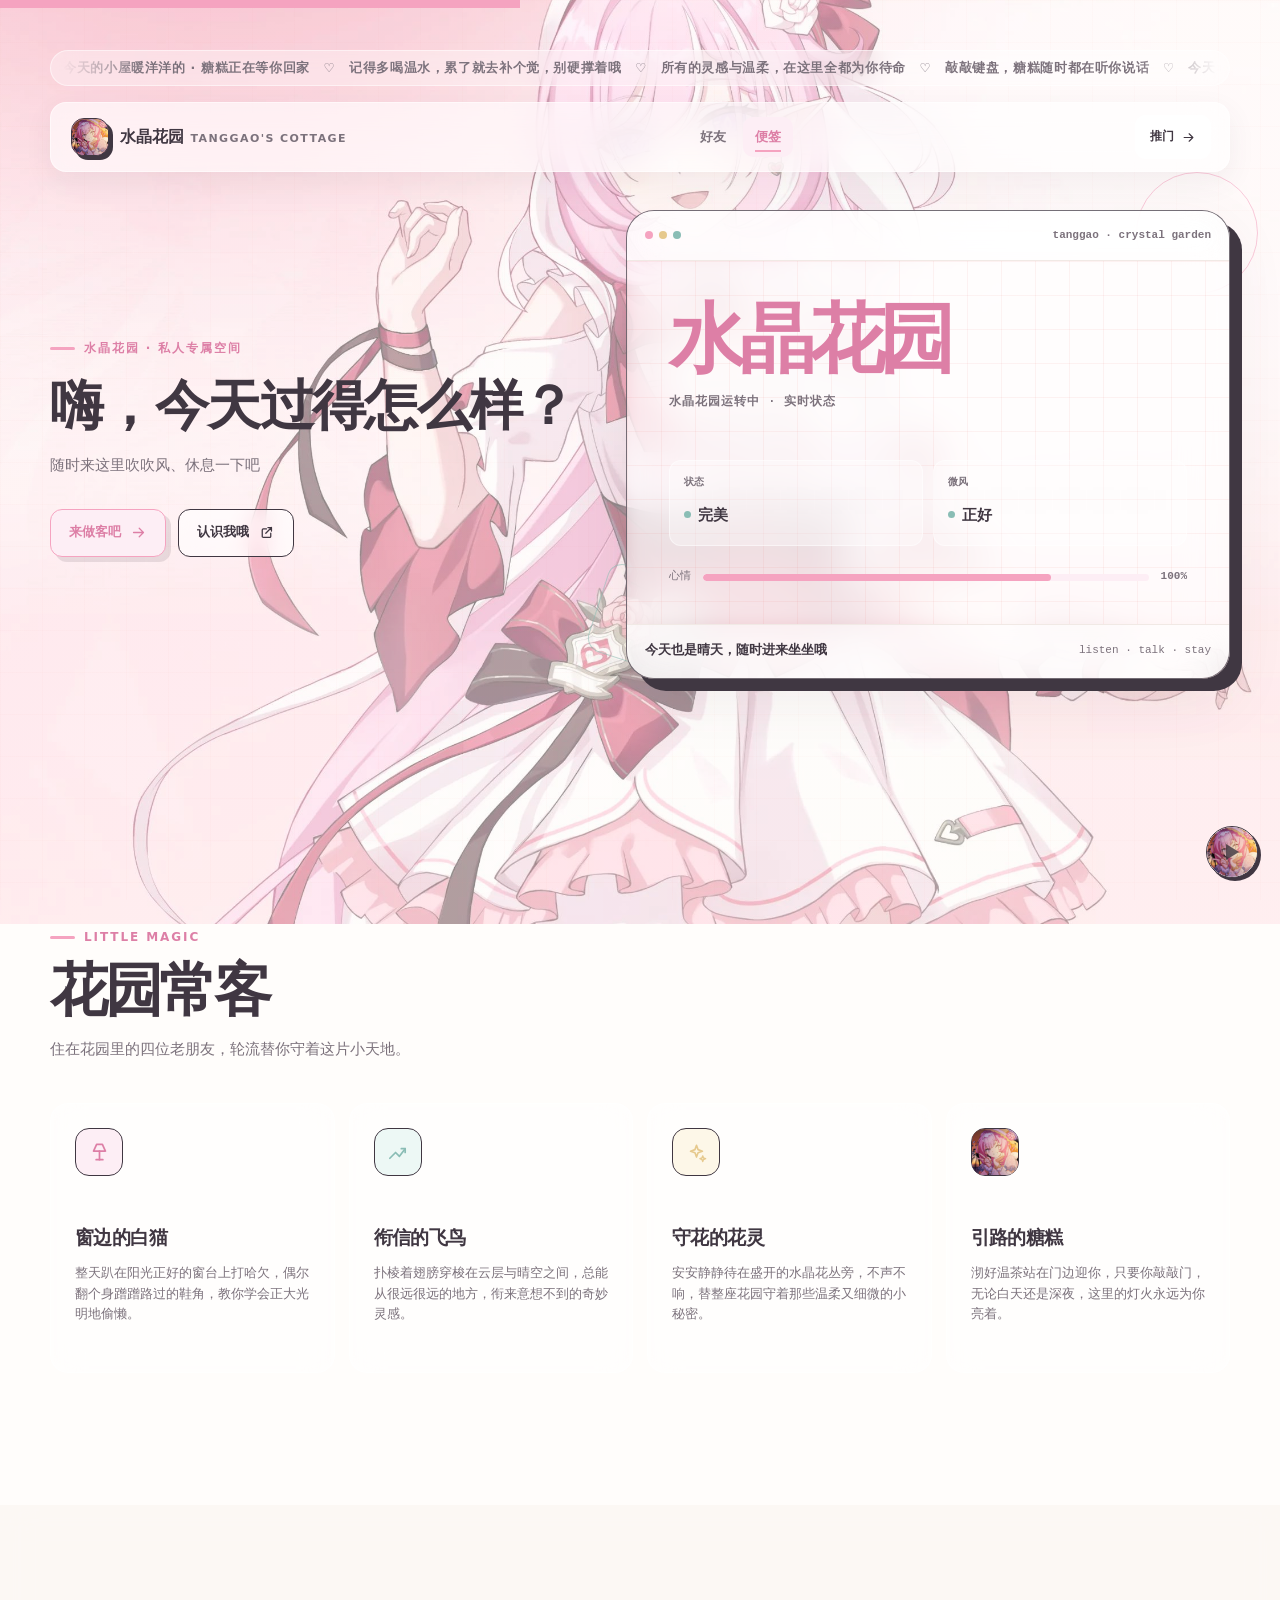
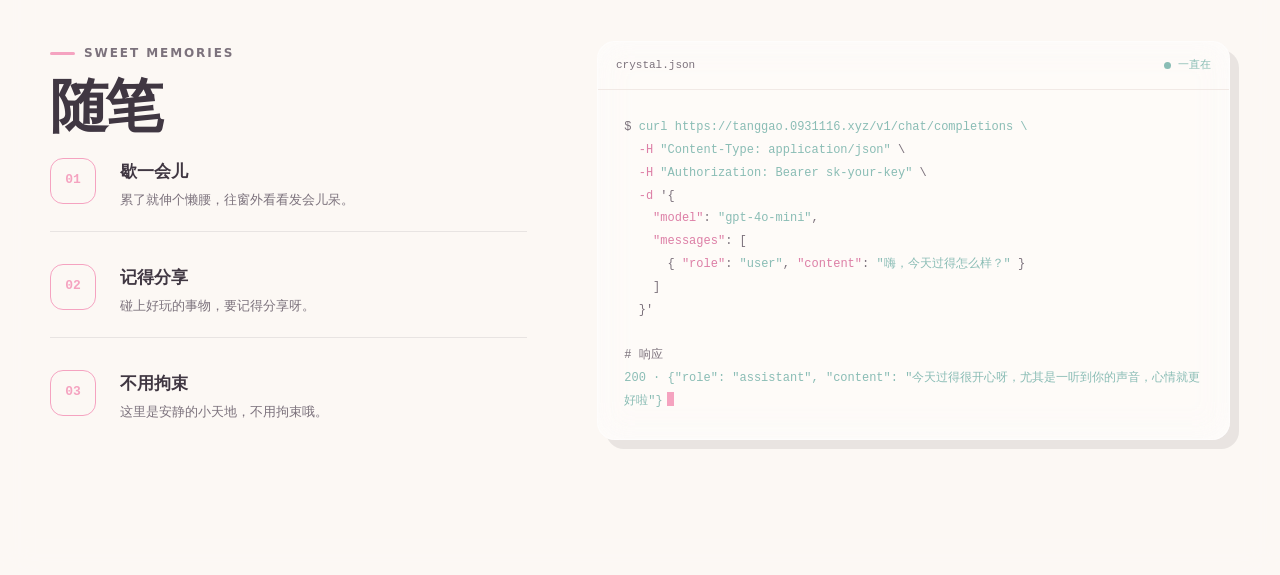
<file: index.html>
<!DOCTYPE html>
<html lang="zh-CN" data-theme="light">
<head>
    <meta charset="UTF-8">
    <meta name="viewport" content="width=device-width, initial-scale=1.0">
    <meta name="theme-color" content="#fbf8f4">
    <meta name="description" content="水晶花园——随时回来吹吹风、休息一下的温柔小天地。" data-content-key="site.description" data-content-attr="content">
    <title data-content-key="site.pageTitle">水晶花园</title>
    <!--
        嵌入检测：
        New API 会把这个页面放进 iframe 中。嵌入时隐藏本页导航，
        避免和外层站点导航重复；直接打开 GitHub Pages 时则保留本页导航。
    -->
    <!-- 页面样式拆分到 styles.css，便于单独维护视觉系统。 -->
    <link rel="stylesheet" href="styles.css">
    <link rel="icon" type="image/png" href="assets/favicon.png">
    <link rel="apple-touch-icon" href="assets/apple-touch-icon.png">
</head>
<body>
    <!-- 背景角色层：默认爱莉希雅立绘，地址可在 content-config.js 的 background.imageUrl 替换。 -->
    <div class="background-scene" aria-hidden="true">
        <img id="anime-background" src="assets/elysia-bg.webp" alt="" referrerpolicy="no-referrer">
    </div>

    <!-- 顶部导航：独立访问显示，嵌入 New API iframe 时自动隐藏。 -->
    <header class="site-header" id="site-header">
        <div class="header-inner">
            <a class="brand" href="#top" aria-label="水晶花园首页">
                <span class="brand-mark">
                    <img src="assets/brand-avatar.jpg" alt="" aria-hidden="true">
                </span>
                <span>
                    <span data-content-key="site.name">水晶花园</span>
                    <small class="brand-caption" data-content-key="site.brandCaption">tanggao's cottage</small>
                </span>
            </a>

            <nav class="desktop-nav" aria-label="主导航">
                <a class="nav-link is-active" href="#features" data-nav-link data-content-key="navigation.features">好友</a>
                <a class="nav-link" href="#workflow" data-nav-link data-content-key="navigation.workflow">便签</a>
            </nav>

            <a class="header-action js-console-link" href="#console" data-path="/" target="_top" data-content-key="links.consolePath" data-content-attr="data-path">
                <span data-content-key="navigation.console">推门</span>
                <svg viewBox="0 0 24 24" fill="none" aria-hidden="true">
                    <path d="M5 12h13M13 6l6 6-6 6" stroke="currentColor" stroke-width="1.8" stroke-linecap="round" stroke-linejoin="round"/>
                </svg>
            </a>

            <button class="menu-toggle" type="button" aria-label="打开菜单" aria-expanded="false" id="menu-toggle" data-content-key="navigation.mobileMenuLabel" data-content-attr="aria-label">
                <svg viewBox="0 0 24 24" fill="none" aria-hidden="true">
                    <path d="M4 7h16M4 12h16M4 17h16" stroke="currentColor" stroke-width="1.8" stroke-linecap="round"/>
                </svg>
            </button>
        </div>
        <nav class="mobile-menu" id="mobile-menu" aria-label="移动端主导航">
            <a class="nav-link" href="#features" data-nav-link data-content-key="navigation.features">好友</a>
            <a class="nav-link" href="#workflow" data-nav-link data-content-key="navigation.workflow">便签</a>
        </nav>
    </header>

    <!-- 滚动播报：糖糕主题公告条，文案在 content-config.js 的 ticker.items 中修改。 -->
    <div class="ticker-bar" role="marquee" aria-label="站点公告">
        <div class="ticker-viewport">
            <div class="ticker-track" id="ticker-track"></div>
        </div>
    </div>

    <main id="top">
        <!-- Hero 首屏：品牌介绍、核心入口和网关状态面板。 -->
        <section class="hero">
            <div class="container hero-grid">
                <div class="hero-copy reveal">
                    <span class="eyebrow" data-content-key="site.eyebrow">水晶花园 · 私人专属空间</span>
                    <h1 class="hero-title" data-content-key="hero.title">嗨，今天过得怎么样？</h1>
                    <p class="hero-description" data-content-key="hero.description">随时来这里吹吹风、休息一下吧</p>
                    <div class="hero-actions">
                        <a class="btn btn-primary js-console-link" href="#console" data-path="/register" target="_top" data-content-key="links.registerPath" data-content-attr="data-path">
                            <span data-content-key="hero.primaryButton">来做客吧</span>
                            <svg viewBox="0 0 24 24" fill="none" aria-hidden="true">
                                <path d="M5 12h13M13 6l6 6-6 6" stroke="currentColor" stroke-width="1.8" stroke-linecap="round" stroke-linejoin="round"/>
                            </svg>
                        </a>
                        <a class="btn btn-secondary" href="https://ui.0931116.xyz/memo.html" target="_blank" rel="noopener noreferrer" data-content-key="links.documentationUrl" data-content-attr="href">
                            <span data-content-key="hero.secondaryButton">认识我哦</span>
                            <svg viewBox="0 0 24 24" fill="none" aria-hidden="true">
                                <path d="M14 5h5v5M19 5l-8 8" stroke="currentColor" stroke-width="1.8" stroke-linecap="round" stroke-linejoin="round"/>
                                <path d="M18 13v4.5A1.5 1.5 0 0 1 16.5 19h-9A1.5 1.5 0 0 1 6 17.5v-9A1.5 1.5 0 0 1 7.5 7H12" stroke="currentColor" stroke-width="1.8" stroke-linecap="round"/>
                            </svg>
                        </a>
                    </div>
                </div>

                <!-- 这里使用状态信息面板，避免重复使用大面积角色插画。 -->
                <div class="hero-art-wrap reveal">
                    <div class="hero-art">
                        <div class="hero-art-head">
                            <div class="window-dots" aria-hidden="true"><span></span><span></span><span></span></div>
                            <span class="hero-art-label">tanggao · crystal garden</span>
                        </div>
                        <div class="status-art-body">
                            <div class="status-art-brand" data-content-key="site.name">水晶花园</div>
                            <p class="status-art-subtitle">水晶花园运转中 · 实时状态</p>
                            <div class="status-art-grid">
                                <div class="status-tile">
                                    <span>状态</span>
                                    <strong>完美</strong>
                                </div>
                                <div class="status-tile">
                                    <span>微风</span>
                                    <strong>正好</strong>
                                </div>
                            </div>
                            <div class="status-art-line">
                                <span>心情</span>
                                <div class="status-track" aria-hidden="true"><span></span></div>
                                <strong>100%</strong>
                            </div>
                        </div>
                        <div class="art-caption">
                            <strong data-content-key="statusPanel.caption">今天也是晴天，随时进来坐坐哦</strong>
                            <span>listen · talk · stay</span>
                        </div>
                    </div>
                </div>
            </div>
        </section>

        <!-- 能力区：糖糕在幕后为你做的小事。 -->
        <section class="section" id="features">
            <div class="container">
                <div class="section-header reveal">
                    <div class="section-header-copy">
                        <span class="section-kicker">little magic</span>
                        <h2 class="section-title" data-content-key="features.title">花园常客</h2>
                        <p class="section-description" data-content-key="features.description">住在花园里的四位老朋友，轮流替你守着这片小天地。</p>
                    </div>
                </div>

                <div class="feature-grid">
                    <article class="feature-card reveal">
                        <div class="feature-icon">
                            <svg viewBox="0 0 24 24" fill="none" aria-hidden="true">
                                <path d="M9 3.5h6l3.2 7H5.8L9 3.5Z" stroke="currentColor" stroke-width="1.8" stroke-linecap="round" stroke-linejoin="round"/>
                                <path d="M12 10.5v9" stroke="currentColor" stroke-width="1.8" stroke-linecap="round"/>
                                <path d="M8.5 19.5h7" stroke="currentColor" stroke-width="1.8" stroke-linecap="round"/>
                            </svg>
                        </div>
                        <h3 data-content-key="features.firstTitle">窗边的白猫</h3>
                        <p data-content-key="features.firstDescription">整天趴在阳光正好的窗台上打哈欠，偶尔翻个身蹭蹭路过的鞋角，教你学会正大光明地偷懒。</p>
                    </article>
                    <article class="feature-card reveal">
                        <div class="feature-icon">
                            <svg viewBox="0 0 24 24" fill="none" aria-hidden="true">
                                <path d="M4 18 10 12l4 4 6-8" stroke="currentColor" stroke-width="1.8" stroke-linecap="round" stroke-linejoin="round"/>
                                <path d="M16 8h4v4" stroke="currentColor" stroke-width="1.8" stroke-linecap="round" stroke-linejoin="round"/>
                            </svg>
                        </div>
                        <h3 data-content-key="features.secondTitle">衔信的飞鸟</h3>
                        <p data-content-key="features.secondDescription">扑棱着翅膀穿梭在云层与晴空之间，总能从很远很远的地方，衔来意想不到的奇妙灵感。</p>
                    </article>
                    <article class="feature-card reveal">
                        <div class="feature-icon">
                            <svg viewBox="0 0 24 24" fill="none" aria-hidden="true">
                                <path d="M12 4.5 13.6 9l4.6 1.6-4.6 1.6L12 16.8l-1.6-4.6-4.6-1.6L10.4 9 12 4.5Z" stroke="currentColor" stroke-width="1.7" stroke-linejoin="round"/>
                                <path d="M18.5 15.5l.8 2.2 2.2.8-2.2.8-.8 2.2-.8-2.2-2.2-.8 2.2-.8.8-2.2Z" stroke="currentColor" stroke-width="1.4" stroke-linejoin="round"/>
                            </svg>
                        </div>
                        <h3 data-content-key="features.thirdTitle">守花的花灵</h3>
                        <p data-content-key="features.thirdDescription">安安静静待在盛开的水晶花丛旁，不声不响，替整座花园守着那些温柔又细微的小秘密。</p>
                    </article>
                    <article class="feature-card reveal">
                        <div class="feature-icon">
                            <img src="assets/brand-avatar.jpg" alt="" aria-hidden="true">
                        </div>
                        <h3 data-content-key="features.fourthTitle">引路的糖糕</h3>
                        <p data-content-key="features.fourthDescription">沏好温茶站在门边迎你，只要你敲敲门，无论白天还是深夜，这里的灯火永远为你亮着。</p>
                    </article>
                </div>
            </div>
        </section>

        <!-- 便签墙：糖糕留给你的三张今日便签。 -->
        <section class="section workflow-section" id="workflow">
            <div class="container workflow-layout">
                <div class="reveal">
                    <span class="section-kicker">sweet memories</span>
                    <h2 class="section-title" data-content-key="workflow.title">随笔</h2>
                    <div class="workflow-steps">
                        <div class="workflow-step">
                            <div class="step-number">01</div>
                            <div>
                                <h3 data-content-key="workflow.firstTitle">歇一会儿</h3>
                                <p data-content-key="workflow.firstDescription">累了就伸个懒腰，往窗外看看发会儿呆。</p>
                            </div>
                        </div>
                        <div class="workflow-step">
                            <div class="step-number">02</div>
                            <div>
                                <h3 data-content-key="workflow.secondTitle">记得分享</h3>
                                <p data-content-key="workflow.secondDescription">碰上好玩的事物，要记得分享呀。</p>
                            </div>
                        </div>
                        <div class="workflow-step">
                            <div class="step-number">03</div>
                            <div>
                                <h3 data-content-key="workflow.thirdTitle">不用拘束</h3>
                                <p data-content-key="workflow.thirdDescription">这里是安静的小天地，不用拘束哦。</p>
                            </div>
                        </div>
                    </div>
                </div>

                <!-- 展示用的真实接口调用示例，不会替访客发送任何请求。 -->
                <div class="terminal reveal" aria-label="真实接口调用示例">
                    <div class="terminal-head">
                        <span data-content-key="terminal.fileName">crystal.json</span>
                        <span class="terminal-status">一直在</span>
                    </div>
                    <div class="terminal-body">
                        <span class="terminal-line"><span class="terminal-punct">$</span> <span class="terminal-string">curl https://tanggao.0931116.xyz/v1/chat/completions \</span></span>
                        <span class="terminal-line">&nbsp;&nbsp;<span class="terminal-key">-H</span> <span class="terminal-string">"Content-Type: application/json"</span> <span class="terminal-punct">\</span></span>
                        <span class="terminal-line">&nbsp;&nbsp;<span class="terminal-key">-H</span> <span class="terminal-string">"Authorization: Bearer sk-your-key"</span> <span class="terminal-punct">\</span></span>
                        <span class="terminal-line">&nbsp;&nbsp;<span class="terminal-key">-d</span> <span class="terminal-punct">'{</span></span>
                        <span class="terminal-line">&nbsp;&nbsp;&nbsp;&nbsp;<span class="terminal-key">"model"</span><span class="terminal-punct">:</span> <span class="terminal-string">"gpt-4o-mini"</span><span class="terminal-punct">,</span></span>
                        <span class="terminal-line">&nbsp;&nbsp;&nbsp;&nbsp;<span class="terminal-key">"messages"</span><span class="terminal-punct">:</span> <span class="terminal-punct">[</span></span>
                        <span class="terminal-line">&nbsp;&nbsp;&nbsp;&nbsp;&nbsp;&nbsp;<span class="terminal-punct">{</span> <span class="terminal-key">"role"</span><span class="terminal-punct">:</span> <span class="terminal-string">"user"</span><span class="terminal-punct">,</span> <span class="terminal-key">"content"</span><span class="terminal-punct">:</span> <span class="terminal-string">"<span data-content-key="terminal.prompt">嗨，今天过得怎么样？</span>"</span> <span class="terminal-punct">}</span></span>
                        <span class="terminal-line">&nbsp;&nbsp;&nbsp;&nbsp;<span class="terminal-punct">]</span></span>
                        <span class="terminal-line">&nbsp;&nbsp;<span class="terminal-punct">}'</span></span>
                        <span class="terminal-line terminal-muted">&nbsp;</span>
                        <span class="terminal-line terminal-muted"># 响应</span>
                        <span class="terminal-line terminal-string">200 · {"role": "assistant", "content": "今天过得很开心呀，尤其是一听到你的声音，心情就更好啦"}<span class="terminal-cursor"></span></span>
                    </div>
                </div>
            </div>
        </section>
    </main>

    <div class="link-status" id="link-status" role="status" aria-live="polite"></div>
    <!-- 悬浮唱片：访客点击后播放随机选中的背景音乐，再次点击暂停。 -->
    <button class="music-disc" type="button" id="music-disc" aria-label="播放或暂停背景音乐">
        <img src="assets/brand-avatar.jpg" alt="">
    </button>
    <audio id="bgm" loop preload="auto"></audio>
    <!-- 可编辑文字配置必须先加载，script.js 才能把配置应用到页面。 -->
    <script src="content-config.js"></script>
    <!-- 页面交互拆分到 script.js，使用 defer 避免阻塞 HTML 解析。 -->
    <script src="script.js" defer></script>
</body>
</html>
</file>
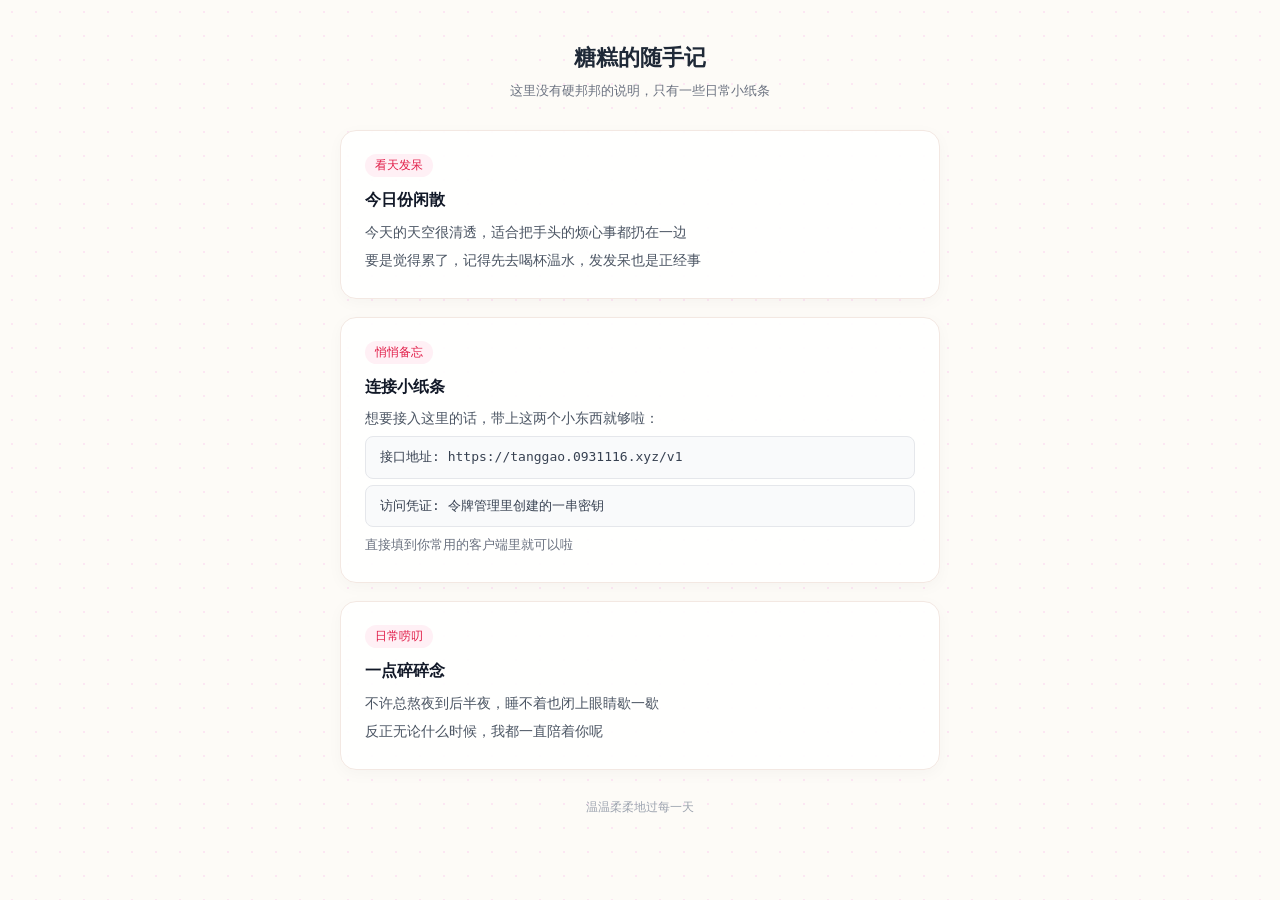
<file: memo.html>
<!DOCTYPE html>
<html lang="zh-CN">
<head>
    <meta charset="UTF-8">
    <meta name="viewport" content="width=device-width, initial-scale=1.0">
    <title>糖糕的随手记</title>
    <style>
        :root {
            --bg-color: #fdfbf7;
            --card-bg: rgba(255, 255, 255, 0.9);
            --primary: #f28b82;
            --text-main: #374151;
            --text-sub: #6b7280;
            --border: #f3e8e2;
        }
        * { box-sizing: border-box; margin: 0; padding: 0; }
        body {
            font-family: -apple-system, BlinkMacSystemFont, "Segoe UI", Roboto, "Helvetica Neue", Arial, sans-serif;
            background-color: var(--bg-color);
            background-image: radial-gradient(#fce7f3 1px, transparent 1px);
            background-size: 24px 24px;
            color: var(--text-main);
            line-height: 1.6;
            padding: 40px 20px;
            display: flex;
            justify-content: center;
        }
        .container { max-width: 600px; width: 100%; }
        header { margin-bottom: 28px; text-align: center; }
        header h1 { font-size: 22px; font-weight: 600; color: #1f2937; }
        header p { font-size: 13px; color: var(--text-sub); margin-top: 6px; }
        .card {
            background: var(--card-bg);
            border: 1px solid var(--border);
            border-radius: 16px;
            padding: 20px 24px;
            margin-bottom: 18px;
            box-shadow: 0 4px 16px rgba(0, 0, 0, 0.03);
        }
        .card-tag {
            display: inline-block;
            font-size: 12px;
            padding: 2px 10px;
            border-radius: 99px;
            background: #fff0f5;
            color: #e11d48;
            margin-bottom: 10px;
        }
        .card h2 { font-size: 16px; font-weight: 600; margin-bottom: 8px; color: #111827; }
        .card p { font-size: 14px; color: #4b5563; margin-bottom: 6px; }
        .code-box {
            background: #f9fafb;
            border: 1px solid #e5e7eb;
            border-radius: 8px;
            padding: 10px 14px;
            font-family: monospace;
            font-size: 13px;
            color: #374151;
            margin-top: 6px;
        }
        footer { text-align: center; font-size: 12px; color: #9ca3af; margin-top: 28px; }
    </style>
</head>
<body>
    <div class="container">
        <header>
            <h1>糖糕的随手记</h1>
            <p>这里没有硬邦邦的说明，只有一些日常小纸条</p>
        </header>

        <div class="card">
            <span class="card-tag">看天发呆</span>
            <h2>今日份闲散</h2>
            <p>今天的天空很清透，适合把手头的烦心事都扔在一边</p>
            <p>要是觉得累了，记得先去喝杯温水，发发呆也是正经事</p>
        </div>

        <div class="card">
            <span class="card-tag">悄悄备忘</span>
            <h2>连接小纸条</h2>
            <p>想要接入这里的话，带上这两个小东西就够啦：</p>
            <div class="code-box">接口地址: https://tanggao.0931116.xyz/v1</div>
            <div class="code-box">访问凭证: 令牌管理里创建的一串密钥</div>
            <p style="margin-top: 8px; font-size: 13px; color: var(--text-sub);">直接填到你常用的客户端里就可以啦</p>
        </div>

        <div class="card">
            <span class="card-tag">日常唠叨</span>
            <h2>一点碎碎念</h2>
            <p>不许总熬夜到后半夜，睡不着也闭上眼睛歇一歇</p>
            <p>反正无论什么时候，我都一直陪着你呢</p>
        </div>

        <footer>
            <span>温温柔柔地过每一天</span>
        </footer>
    </div>
</body>
</html>
</file>
<file: styles.css>
/*
            颜色与玻璃材质变量：
            - ink / paper：文字和页面基础色
            - coral / jade / gold：页面的三种轻量强调色
            - glass-*：所有半透明面板共用的玻璃层颜色
            - shadow：统一控制卡片和浮层阴影强度
        */
        :root {
            --ink: #403742;
            --ink-soft: #7c727c;
            --paper: #fffdfb;
            --paper-strong: #ffffff;
            --paper-muted: #fcf6f2;
            --line: #f1e9e5;
            --coral: #f5a3c0;
            --coral-dark: #dd7fa6;
            --coral-pale: #fdeef5;
            --jade: #8abdb5;
            --jade-pale: #edf8f5;
            --gold: #e6c98d;
            --gold-pale: #fdf7e8;
            --glass-soft: rgba(255, 255, 255, 0.34);
            --glass: rgba(255, 255, 255, 0.46);
            --glass-strong: rgba(255, 255, 255, 0.62);
            --glass-line: rgba(255, 255, 255, 0.5);
            --shadow: 0 22px 60px rgba(90, 70, 78, 0.08);
            --shadow-small: 0 10px 28px rgba(90, 70, 78, 0.07);
            --radius: 18px;
            --radius-small: 12px;
        }

        /* 外层实例发送 dark 主题时，只切换变量，不重建页面结构。 */
        html[data-theme="dark"] {
            --ink: #f8eef0;
            --ink-soft: #d8cbd0;
            --paper: #211923;
            --paper-strong: #2d222c;
            --paper-muted: #352832;
            --line: #4c3947;
            --coral: #f29cb9;
            --coral-dark: #e78cb1;
            --coral-pale: #5e3f4f;
            --jade: #7abeb1;
            --jade-pale: #315650;
            --gold: #edca82;
            --gold-pale: #625435;
            --glass-soft: rgba(45, 34, 44, 0.42);
            --glass: rgba(45, 34, 44, 0.56);
            --glass-strong: rgba(45, 34, 44, 0.7);
            --glass-line: rgba(255, 255, 255, 0.14);
            --shadow: 0 22px 60px rgba(0, 0, 0, 0.24);
            --shadow-small: 0 10px 28px rgba(0, 0, 0, 0.2);
        }

        /* 基础重置，保证 iframe 和独立打开时都使用相同盒模型。 */
        * {
            box-sizing: border-box;
            margin: 0;
            padding: 0;
        }

        /* 锚点跳转使用平滑滚动；用户开启减少动画时由媒体查询覆盖。 */
        html {
            scroll-behavior: smooth;
        }

        /* 页面根容器不允许横向滚动，避免移动端被装饰元素撑宽。 */
        body {
            min-width: 320px;
            overflow-x: hidden;
            overflow-x: clip;
            background: var(--paper);
            color: var(--ink);
            font-family: "Trebuchet MS", "Microsoft YaHei", system-ui, sans-serif;
            line-height: 1.6;
            transition: background-color 180ms ease, color 180ms ease;
        }

        /* 低透明度网格，仅作为二次元背景的结构纹理。 */
        body::before {
            position: fixed;
            inset: 0;
            z-index: -2;
            background-image:
                linear-gradient(rgba(241, 161, 156, 0.03) 1px, transparent 1px),
                linear-gradient(90deg, rgba(241, 161, 156, 0.03) 1px, transparent 1px);
            background-size: 42px 42px;
            content: "";
            pointer-events: none;
        }

        /* 顶部色条是页面品牌色提示，不参与内容布局。 */
        body::after {
            position: fixed;
            top: 0;
            left: 0;
            z-index: -1;
            width: min(520px, 70vw);
            height: 8px;
            background: var(--coral);
            content: "";
            pointer-events: none;
        }

        /*
            随机二次元背景：
            图片由外部接口提供，固定在视口后方。
            下面的 img 只负责显示图片，文字清晰度由前景玻璃层保证。
        */
        .background-scene {
            position: fixed;
            inset: -24px;
            z-index: -4;
            overflow: hidden;
            background: var(--paper);
            pointer-events: none;
        }

        /* 立绘背景不模糊，保持角色细节；文字可读性由前景玻璃层和蒙版保证。 */
        .background-scene img {
            width: 100%;
            height: 100%;
            object-fit: cover;
            filter: saturate(1.02) contrast(1);
            opacity: 0.62;
            transform: scale(1.03);
        }

        /* 粉色、樱白、金色轻叠层，不遮挡立绘主体，只统一色调。 */
        .background-scene::after {
            position: absolute;
            inset: 0;
            background:
                linear-gradient(
                    135deg,
                    rgba(245, 163, 192, 0.05),
                    rgba(255, 240, 248, 0.04) 48%,
                    rgba(251, 241, 217, 0.05)
                ),
                rgba(253, 250, 247, 0.22);
            content: "";
        }

        /* 深色主题只压低图片亮度，不改变图片来源。 */
        html[data-theme="dark"] .background-scene img {
            filter: saturate(0.9) contrast(1.01) brightness(0.68);
            opacity: 0.62;
        }

        html[data-theme="dark"] .background-scene::after {
            background:
                linear-gradient(
                    135deg,
                    rgba(231, 124, 177, 0.08),
                    rgba(120, 70, 100, 0.08) 48%,
                    rgba(201, 148, 55, 0.08)
                ),
                rgba(33, 25, 35, 0.64);
        }

        /* 图片接口失败时自动隐藏背景层，页面仍可正常使用。 */
        html.background-fallback .background-scene {
            display: none;
        }

        ::selection {
            background: var(--coral);
            color: #ffffff;
        }

        a {
            color: inherit;
            text-decoration: none;
        }

        button,
        a {
            -webkit-tap-highlight-color: transparent;
        }

        button {
            border: 0;
            color: inherit;
            cursor: pointer;
            font: inherit;
        }

        /* 所有主要内容共享同一最大宽度，避免不同区域左右边界不齐。 */
        .container {
            width: min(1180px, calc(100% - 40px));
            margin: 0 auto;
        }

        /*
            滚动播报条：
            固定在页面顶部循环播放公告，嵌入 New API 时同样显示；
            文案在 content-config.js 的 ticker.items 中修改。
        */
        .ticker-bar {
            position: fixed;
            top: 50px;
            left: 50%;
            z-index: 20;
            display: flex;
            align-items: center;
            gap: 12px;
            width: min(1180px, calc(100% - 40px));
            padding: 7px 12px;
            border: 1px solid var(--glass-line);
            border-radius: 999px;
            background: var(--glass-soft);
            backdrop-filter: blur(14px);
            -webkit-backdrop-filter: blur(14px);
            transform: translateX(-50%);
        }

        .ticker-bar.is-hidden {
            display: none;
        }

        /* 悬浮黑胶唱片：右下角固定，中心贴品牌头像，播放时旋转。 */
        .music-disc {
            position: fixed;
            right: 22px;
            bottom: 22px;
            z-index: 60;
            width: 52px;
            height: 52px;
            padding: 0;
            border: 1px solid var(--ink);
            border-radius: 50%;
            background: var(--paper);
            box-shadow: 3px 3px 0 var(--ink);
            overflow: hidden;
            cursor: pointer;
        }

        .music-disc img {
            display: block;
            width: 100%;
            height: 100%;
            object-fit: cover;
            border-radius: 50%;
        }

        .music-disc.is-hidden {
            display: none;
        }

        /* 未播放时中心显示播放三角，播放中隐藏并开始旋转。 */
        .music-disc::after {
            content: "";
            position: absolute;
            inset: 0;
            margin: auto;
            width: 0;
            height: 0;
            border-style: solid;
            border-width: 8px 0 8px 13px;
            border-color: transparent transparent transparent var(--ink);
            opacity: 0.8;
        }

        .music-disc.is-playing::after {
            content: none;
        }

        .music-disc.is-playing img {
            animation: disc-spin 9s linear infinite;
        }

        @keyframes disc-spin {
            from {
                transform: rotate(0deg);
            }

            to {
                transform: rotate(360deg);
            }
        }

        @media (prefers-reduced-motion: reduce) {
            .music-disc.is-playing img {
                animation: none;
            }
        }

        /* 引路的糖糕卡片：头像图标填满图标容器。 */
        .feature-icon img {
            display: block;
            width: 100%;
            height: 100%;
            object-fit: cover;
            border-radius: 12px;
        }

        /* 播报视口两端淡出，文案滚动到边缘时自然消失。 */
        .ticker-viewport {
            flex: 1 1 auto;
            overflow: hidden;
            -webkit-mask-image: linear-gradient(90deg, transparent, #000 7%, #000 93%, transparent);
            mask-image: linear-gradient(90deg, transparent, #000 7%, #000 93%, transparent);
        }

        .ticker-track {
            white-space: nowrap;
            color: var(--ink-soft);
            font-size: 12.5px;
            font-weight: 700;
            letter-spacing: 0.05em;
            animation: ticker-scroll 32s linear infinite;
        }

        @keyframes ticker-scroll {
            from {
                transform: translateX(0);
            }

            to {
                transform: translateX(-50%);
            }
        }

        /*
            顶部导航：
            独立访问时显示为浮动玻璃导航，整体位于播报条下方；
            iframe 嵌入时由 html.is-embedded 规则隐藏。
        */
        .site-header {
            position: fixed;
            top: 102px;
            left: 50%;
            z-index: 20;
            width: min(1180px, calc(100% - 40px));
            min-height: 68px;
            border: 1px solid var(--glass-line);
            border-radius: 16px;
            background: var(--glass-strong);
            backdrop-filter: blur(20px) saturate(120%);
            -webkit-backdrop-filter: blur(20px) saturate(120%);
            box-shadow: var(--shadow-small);
            transform: translateX(-50%);
            transition: background-color 180ms ease, box-shadow 180ms ease, border-color 180ms ease;
        }

        /* 页面滚动后只加强阴影，不改变导航高度，防止内容跳动。 */
        .site-header.is-scrolled {
            box-shadow: 0 12px 34px rgba(62, 42, 52, 0.16);
        }

        /* 外层 New API 已经有自己的导航，因此嵌入态不重复显示本页导航。 */
        html.is-embedded .site-header {
            display: none;
        }

        .header-inner {
            display: flex;
            align-items: center;
            justify-content: space-between;
            min-height: 68px;
            padding: 0 18px 0 20px;
        }

        /* 品牌区只使用 WANAPI 文字和内置矢量标记，不依赖外部图片。 */
        .brand {
            display: inline-flex;
            align-items: center;
            gap: 11px;
            font-size: 16px;
            font-weight: 800;
            letter-spacing: 0.01em;
        }

        .brand-mark {
            display: grid;
            width: 38px;
            height: 38px;
            place-items: center;
            border: 1px solid var(--ink);
            border-radius: 13px;
            background: var(--coral);
            color: #ffffff;
            box-shadow: 4px 4px 0 var(--ink);
        }

        .brand-mark img {
            width: 100%;
            height: 100%;
            border-radius: inherit;
            object-fit: cover;
        }

        .brand-caption {
            color: var(--ink-soft);
            font-size: 11px;
            font-weight: 700;
            letter-spacing: 0.13em;
            text-transform: uppercase;
        }

        /* 桌面导航通过锚点连接到页面的四个主要内容区。 */
        .desktop-nav {
            display: flex;
            align-items: center;
            gap: 5px;
        }

        .nav-link {
            position: relative;
            padding: 10px 12px;
            border-radius: 10px;
            color: var(--ink-soft);
            font-size: 13px;
            font-weight: 700;
            transition: background-color 160ms ease, color 160ms ease;
        }

        .nav-link::after {
            position: absolute;
            right: 12px;
            bottom: 5px;
            left: 12px;
            height: 2px;
            background: var(--coral);
            content: "";
            opacity: 0;
            transform: scaleX(0.4);
            transition: opacity 160ms ease, transform 160ms ease;
        }

        .nav-link:hover,
        .nav-link.is-active {
            background: var(--coral-pale);
            color: var(--coral-dark);
        }

        .nav-link.is-active::after {
            opacity: 1;
            transform: scaleX(1);
        }

        .header-action {
            display: inline-flex;
            align-items: center;
            gap: 7px;
            padding: 11px 14px;
            border: 1px solid var(--glass-line);
            border-radius: 11px;
            background: var(--glass-strong);
            color: var(--ink);
            font-size: 12px;
            font-weight: 800;
            backdrop-filter: blur(14px) saturate(115%);
            -webkit-backdrop-filter: blur(14px) saturate(115%);
            transition: background-color 160ms ease, color 160ms ease, transform 160ms ease;
        }

        .header-action:hover {
            background: var(--coral-pale);
            color: var(--coral-dark);
            transform: translateY(-2px);
        }

        .header-action svg {
            width: 15px;
            height: 15px;
        }

        /* 移动端菜单按钮只在 760px 以下显示。 */
        .menu-toggle {
            display: none;
            width: 40px;
            height: 40px;
            border: 1px solid var(--line);
            border-radius: 11px;
            background: var(--glass-soft);
            backdrop-filter: blur(14px) saturate(115%);
            -webkit-backdrop-filter: blur(14px) saturate(115%);
        }

        .menu-toggle svg {
            width: 19px;
            height: 19px;
        }

        /* 移动端菜单复用桌面导航链接，避免维护两份跳转逻辑。 */
        .mobile-menu {
            display: none;
            padding: 0 18px 18px;
        }

        .mobile-menu.is-open {
            display: grid;
            gap: 5px;
        }

        .mobile-menu .nav-link {
            display: block;
            padding: 12px;
        }

        /*
            首屏布局：
            左侧是品牌文案和入口按钮，右侧是 WANAPI 状态面板。
            当宽度不足时由响应式规则切换为单列。
        */
        .hero {
            position: relative;
            overflow-x: clip;
            min-height: 760px;
            padding: 210px 0 110px;
        }

        html.is-embedded .hero {
            min-height: 680px;
            padding-top: 82px;
        }

        /* minmax 保证右侧状态面板不会在中等屏幕被压缩到不可读。 */
        .hero-grid {
            display: grid;
            grid-template-columns: minmax(0, 0.95fr) minmax(440px, 1.05fr);
            align-items: center;
            gap: 30px;
        }

        /* Hero 文案保持在背景之上，但不额外包裹成不必要的卡片。 */
        .hero-copy {
            position: relative;
            z-index: 1;
        }

        .eyebrow,
        .section-kicker {
            display: inline-flex;
            align-items: center;
            gap: 9px;
            color: var(--coral-dark);
            font-size: 12px;
            font-weight: 900;
            letter-spacing: 0.16em;
            text-transform: uppercase;
        }

        .eyebrow::before,
        .section-kicker::before {
            display: inline-block;
            width: 25px;
            height: 3px;
            border-radius: 99px;
            background: var(--coral);
            content: "";
        }

        .hero-title {
            max-width: 650px;
            margin-top: 18px;
            font-size: clamp(34px, 4.6vw, 54px);
            font-weight: 900;
            letter-spacing: -0.03em;
            line-height: 1.12;
        }

        .hero-title em {
            display: block;
            color: var(--coral);
            font-style: normal;
        }

        .hero-subtitle {
            max-width: 570px;
            margin-top: 26px;
            color: var(--ink-soft);
            font-size: clamp(18px, 2vw, 23px);
            font-weight: 700;
            line-height: 1.5;
        }

        .hero-description {
            max-width: 550px;
            margin-top: 16px;
            color: var(--ink-soft);
            font-size: 15px;
        }

        .hero-actions {
            display: flex;
            flex-wrap: wrap;
            gap: 12px;
            margin-top: 32px;
        }

        /*
            通用按钮：
            统一高度和图标间距，确保中文文案、英文文案都不会改变按钮尺寸。
        */
        .btn {
            display: inline-flex;
            align-items: center;
            justify-content: center;
            gap: 9px;
            min-height: 48px;
            padding: 0 18px;
            border: 1px solid var(--ink);
            border-radius: 12px;
            font-size: 13px;
            font-weight: 900;
            backdrop-filter: blur(8px) saturate(115%);
            -webkit-backdrop-filter: blur(8px) saturate(115%);
            transition: background-color 160ms ease, color 160ms ease, box-shadow 160ms ease, transform 160ms ease;
        }

        .btn svg {
            width: 17px;
            height: 17px;
        }

        /* 主按钮使用浅珊瑚色，避免在浅色背景上形成过重的黑色块。 */
        .btn-primary {
            background: var(--coral-pale);
            color: var(--coral-dark);
            border-color: var(--coral);
            box-shadow: 5px 5px 0 rgba(64, 55, 66, 0.12);
        }

        .btn-primary:hover {
            background: var(--coral);
            color: var(--ink);
            box-shadow: 3px 3px 0 rgba(64, 55, 66, 0.12);
            transform: translate(2px, 2px);
        }

        /* 次按钮使用透明玻璃，让随机背景轻微透出。 */
        .btn-secondary {
            background: var(--glass-strong);
            color: var(--ink);
            backdrop-filter: blur(10px) saturate(120%);
            -webkit-backdrop-filter: blur(10px) saturate(120%);
        }

        .btn-secondary:hover {
            background: var(--jade-pale);
            transform: translateY(-2px);
        }

        .hero-note {
            display: flex;
            align-items: center;
            gap: 9px;
            margin-top: 25px;
            color: var(--ink-soft);
            font-size: 12px;
        }

        .pulse-dot {
            width: 9px;
            height: 9px;
            border-radius: 50%;
            background: var(--jade);
            box-shadow: 0 0 0 5px var(--jade-pale);
        }

        /*
            WANAPI 状态面板：
            原来的角色插画已替换成轻量状态信息，避免随机背景和前景插画互相抢焦点。
        */
        .hero-art-wrap {
            position: relative;
            min-width: 0;
        }

        .hero-art-wrap::before {
            position: absolute;
            top: -38px;
            right: -28px;
            width: 120px;
            height: 120px;
            border: 1px solid var(--coral);
            border-radius: 50%;
            content: "";
            opacity: 0.55;
        }

        .hero-art-wrap::after {
            position: absolute;
            bottom: 15px;
            left: -30px;
            width: 90px;
            height: 90px;
            border: 1px solid var(--jade);
            border-radius: 15px;
            content: "";
            opacity: 0.55;
            transform: rotate(18deg);
        }

        /* 面板本身使用较强的玻璃模糊，保证状态文字在随机图片上始终可读。 */
        .hero-art {
            position: relative;
            z-index: 1;
            width: 100%;
            overflow: hidden;
            border: 1px solid color-mix(in srgb, var(--ink) 72%, var(--glass-line));
            border-radius: 28px;
            background: var(--glass);
            backdrop-filter: blur(22px) saturate(118%);
            -webkit-backdrop-filter: blur(22px) saturate(118%);
            box-shadow: 12px 12px 0 var(--ink), var(--shadow);
        }

        .hero-art-head {
            display: flex;
            align-items: center;
            justify-content: space-between;
            min-height: 50px;
            padding: 0 18px;
            border-bottom: 1px solid var(--line);
            background: var(--glass-strong);
            backdrop-filter: blur(16px) saturate(115%);
            -webkit-backdrop-filter: blur(16px) saturate(115%);
        }

        .window-dots {
            display: flex;
            gap: 6px;
        }

        .window-dots span {
            width: 8px;
            height: 8px;
            border-radius: 50%;
            background: var(--coral);
        }

        .window-dots span:nth-child(2) {
            background: var(--gold);
        }

        .window-dots span:nth-child(3) {
            background: var(--jade);
        }

        .hero-art-label {
            color: var(--ink-soft);
            font-family: Consolas, "Courier New", monospace;
            font-size: 11px;
            font-weight: 700;
        }

        .hero-art svg {
            display: block;
            width: 100%;
            height: auto;
            background: var(--paper-strong);
        }

        .art-caption {
            display: flex;
            align-items: center;
            justify-content: space-between;
            gap: 12px;
            padding: 15px 18px 17px;
            border-top: 1px solid var(--line);
            background: var(--glass-strong);
            backdrop-filter: blur(16px) saturate(115%);
            -webkit-backdrop-filter: blur(16px) saturate(115%);
        }

        .art-caption strong {
            font-size: 13px;
        }

        .art-caption span {
            color: var(--ink-soft);
            font-family: Consolas, "Courier New", monospace;
            font-size: 11px;
        }

        /* 状态面板内部保留细网格，作为控制台风格的矢量化装饰。 */
        .status-art-body {
            min-height: 340px;
            padding: 48px 42px 38px;
            background:
                linear-gradient(rgba(227, 95, 85, 0.07) 1px, transparent 1px),
                linear-gradient(90deg, rgba(227, 95, 85, 0.07) 1px, transparent 1px);
            background-size: 34px 34px;
            backdrop-filter: blur(8px) saturate(115%);
            -webkit-backdrop-filter: blur(8px) saturate(115%);
        }

        .status-art-brand {
            color: var(--coral-dark);
            font-family: Consolas, "Courier New", monospace;
            font-size: clamp(42px, 7vw, 76px);
            font-weight: 900;
            letter-spacing: -0.08em;
            line-height: 0.95;
        }

        .status-art-subtitle {
            margin-top: 12px;
            color: var(--ink-soft);
            font-family: Consolas, "Courier New", monospace;
            font-size: 12px;
            font-weight: 700;
            letter-spacing: 0.08em;
            text-transform: uppercase;
        }

        /* 桌面端三列展示网关状态，手机端在媒体查询中改成纵向信息行。 */
        .status-art-grid {
            display: grid;
            grid-template-columns: repeat(2, 1fr);
            gap: 10px;
            margin-top: 48px;
        }

        .status-tile {
            min-height: 86px;
            padding: 14px;
            border: 1px solid var(--glass-line);
            border-radius: 12px;
            background: var(--glass-soft);
            backdrop-filter: blur(14px) saturate(115%);
            -webkit-backdrop-filter: blur(14px) saturate(115%);
        }

        .status-tile span {
            display: block;
            color: var(--ink-soft);
            font-family: Consolas, "Courier New", monospace;
            font-size: 10px;
            font-weight: 700;
        }

        .status-tile strong {
            display: block;
            margin-top: 12px;
            color: var(--ink);
            font-size: 15px;
        }

        .status-tile strong::before {
            display: inline-block;
            width: 7px;
            height: 7px;
            margin-right: 7px;
            border-radius: 50%;
            background: var(--jade);
            content: "";
            vertical-align: 2px;
        }

        .status-art-line {
            display: flex;
            align-items: center;
            gap: 12px;
            margin-top: 22px;
            color: var(--ink-soft);
            font-family: Consolas, "Courier New", monospace;
            font-size: 11px;
        }

        .status-track {
            flex: 1;
            height: 7px;
            overflow: hidden;
            border-radius: 99px;
            background: var(--coral-pale);
        }

        .status-track span {
            display: block;
            width: 78%;
            height: 100%;
            border-radius: inherit;
            background: var(--coral);
        }

        /* 所有普通内容区使用统一的上下留白。 */
        .section {
            padding: 132px 0;
        }

        .section-header {
            display: flex;
            align-items: end;
            justify-content: space-between;
            gap: 30px;
            margin-bottom: 42px;
        }

        .section-header-copy {
            max-width: 610px;
        }

        .section-title {
            margin-top: 14px;
            font-size: clamp(35px, 4.5vw, 58px);
            letter-spacing: -0.06em;
            line-height: 1.05;
        }

        .section-description {
            max-width: 520px;
            margin-top: 16px;
            color: var(--ink-soft);
            font-size: 15px;
        }

        .section-aside {
            max-width: 245px;
            color: var(--ink-soft);
            font-size: 12px;
            text-align: right;
        }

        /* 能力卡片桌面四列，中等屏幕两列，手机单列。 */
        .feature-grid {
            display: grid;
            grid-template-columns: repeat(4, 1fr);
            gap: 14px;
        }

        /* 卡片只模糊背后的背景，卡片内部文字不会被 filter 模糊。 */
        .feature-card {
            min-height: 270px;
            padding: 24px;
            border: 1px solid var(--glass-line);
            border-radius: var(--radius);
            background: var(--glass);
            backdrop-filter: blur(16px) saturate(115%);
            -webkit-backdrop-filter: blur(16px) saturate(115%);
            transition: border-color 160ms ease, box-shadow 160ms ease, transform 160ms ease;
        }

        .feature-card:hover {
            border-color: var(--coral);
            box-shadow: var(--shadow-small);
            transform: translateY(-5px);
        }

        .feature-icon {
            display: grid;
            width: 48px;
            height: 48px;
            margin-bottom: 46px;
            place-items: center;
            border: 1px solid var(--ink);
            border-radius: 14px;
            background: var(--coral-pale);
            color: var(--coral-dark);
        }

        .feature-card:nth-child(2) .feature-icon {
            background: var(--jade-pale);
            color: var(--jade);
        }

        .feature-card:nth-child(3) .feature-icon {
            background: var(--gold-pale);
            color: var(--gold);
        }

        .feature-card:nth-child(4) .feature-icon {
            background: var(--paper-muted);
            color: var(--ink);
        }

        .feature-icon svg {
            width: 23px;
            height: 23px;
        }

        .feature-card h3 {
            font-size: 19px;
            letter-spacing: -0.03em;
        }

        .feature-card p {
            margin-top: 10px;
            color: var(--ink-soft);
            font-size: 13px;
        }

        /*
            请求流程区：
            现在使用浅色玻璃面，与全页浅色配色保持一致。
            终端示例仍保留代码配色，但改成低对比度的浅色主题。
        */
        .workflow-section {
            background: color-mix(in srgb, var(--paper-muted) 78%, transparent);
            color: var(--ink);
            backdrop-filter: blur(16px) saturate(112%);
            -webkit-backdrop-filter: blur(16px) saturate(112%);
        }

        .workflow-section .section-kicker,
        .workflow-section .section-description,
        .workflow-section .section-aside {
            color: var(--ink-soft);
        }

        .workflow-section .section-kicker::before {
            background: var(--coral);
        }

        .workflow-layout {
            display: grid;
            grid-template-columns: 0.86fr 1.14fr;
            gap: 70px;
            align-items: center;
        }

        .workflow-steps {
            display: grid;
            gap: 12px;
        }

        .workflow-step {
            display: grid;
            grid-template-columns: 53px 1fr;
            gap: 17px;
            padding: 20px 0;
            border-bottom: 1px solid rgba(64, 55, 66, 0.1);
        }

        .workflow-step:last-child {
            border-bottom: 0;
        }

        .step-number {
            display: grid;
            width: 46px;
            height: 46px;
            place-items: center;
            border: 1px solid var(--coral);
            border-radius: 13px;
            color: var(--coral);
            font-family: Consolas, "Courier New", monospace;
            font-size: 13px;
            font-weight: 900;
        }

        .workflow-step h3 {
            font-size: 17px;
        }

        .workflow-step p {
            margin-top: 5px;
            color: var(--ink-soft);
            font-size: 13px;
        }

        /* API 示例终端是展示组件，不执行命令，也不会向外发送请求。 */
        .terminal {
            overflow: hidden;
            border: 1px solid var(--glass-line);
            border-radius: 18px;
            background: var(--glass);
            backdrop-filter: blur(16px) saturate(116%);
            -webkit-backdrop-filter: blur(16px) saturate(116%);
            box-shadow: 9px 9px 0 rgba(64, 55, 66, 0.1);
        }

        .terminal-head {
            display: flex;
            align-items: center;
            justify-content: space-between;
            padding: 15px 18px;
            border-bottom: 1px solid var(--line);
            color: var(--ink-soft);
            font-family: Consolas, "Courier New", monospace;
            font-size: 11px;
        }

        .terminal-status {
            display: inline-flex;
            align-items: center;
            gap: 7px;
            color: var(--jade);
        }

        .terminal-status::before {
            width: 7px;
            height: 7px;
            border-radius: 50%;
            background: var(--jade);
            content: "";
        }

        .terminal-body {
            min-height: 330px;
            padding: 26px;
            font-family: Consolas, "Courier New", monospace;
            font-size: 12px;
            line-height: 1.9;
        }

        .terminal-line {
            display: block;
        }

        .terminal-muted {
            color: var(--ink-soft);
        }

        .terminal-punct {
            color: var(--ink-soft);
        }

        .terminal-key {
            color: var(--coral-dark);
        }

        .terminal-string {
            color: var(--jade);
        }

        .terminal-number {
            color: var(--gold);
        }

        .terminal-cursor {
            display: inline-block;
            width: 7px;
            height: 14px;
            margin-left: 4px;
            vertical-align: -2px;
            background: var(--coral);
            animation: blink 1.1s steps(2, start) infinite;
        }

        @keyframes blink {
            50% {
                opacity: 0;
            }
        }

        /* FAQ 区使用原生 details/summary，不需要额外的弹窗组件。 */
        .faq-section {
            padding-bottom: 145px;
        }

        .faq-list {
            display: grid;
            grid-template-columns: repeat(2, 1fr);
            gap: 12px;
        }

        .faq-list details {
            border: 1px solid var(--glass-line);
            border-radius: 13px;
            background: var(--glass);
            backdrop-filter: blur(16px) saturate(115%);
            -webkit-backdrop-filter: blur(16px) saturate(115%);
        }

        .faq-list summary {
            display: flex;
            align-items: center;
            justify-content: space-between;
            gap: 15px;
            padding: 18px 20px;
            cursor: pointer;
            font-size: 14px;
            font-weight: 900;
            list-style: none;
        }

        .faq-list summary::-webkit-details-marker {
            display: none;
        }

        .faq-list summary::after {
            width: 21px;
            height: 21px;
            border: 1px solid var(--line);
            border-radius: 50%;
            background: var(--paper-muted);
            content: "+";
            font-size: 17px;
            line-height: 18px;
            text-align: center;
        }

        .faq-list details[open] summary {
            color: var(--coral-dark);
        }

        .faq-list details[open] summary::after {
            content: "−";
        }

        .faq-list details p {
            padding: 0 20px 20px;
            color: var(--ink-soft);
            font-size: 13px;
        }

        .reveal {
            opacity: 0;
            transform: translateY(18px);
            transition: opacity 600ms ease, transform 600ms ease;
        }

        .reveal.is-visible {
            opacity: 1;
            transform: translateY(0);
        }

        .link-status {
            position: fixed;
            right: 20px;
            bottom: 20px;
            z-index: 30;
            max-width: 320px;
            padding: 12px 14px;
            border: 1px solid var(--ink);
            border-radius: 11px;
            background: var(--ink);
            color: var(--paper);
            box-shadow: var(--shadow-small);
            font-size: 12px;
            opacity: 0;
            pointer-events: none;
            transform: translateY(10px);
            transition: opacity 160ms ease, transform 160ms ease;
        }

        .link-status.is-visible {
            opacity: 1;
            transform: translateY(0);
        }

        /*
            平板断点：
            右侧状态面板移到 Hero 文案下方，功能卡和模型区同步降列。
        */
        @media (max-width: 1000px) {
            .hero-grid {
                grid-template-columns: 1fr;
                gap: 30px;
            }

            .hero-copy {
                max-width: 720px;
            }

            .hero-art-wrap {
                width: min(720px, 100%);
                margin: 0 auto;
            }

            .feature-grid {
                grid-template-columns: repeat(2, 1fr);
            }

            .workflow-layout {
                grid-template-columns: 1fr;
                gap: 48px;
            }
        }

        /*
            手机断点：
            导航切换为菜单按钮，状态卡改成纵向信息行，
            同时收紧字号、间距和内容宽度。
        */
        @media (max-width: 760px) {
            .container,
            .site-header,
            .ticker-bar {
                width: min(100% - 28px, 620px);
            }

            .site-header {
                top: 92px;
            }

            .header-inner {
                min-height: 60px;
                padding: 0 12px 0 14px;
            }

            .desktop-nav,
            .header-action {
                display: none;
            }

            .menu-toggle {
                display: grid;
                place-items: center;
            }

            .hero {
                min-height: auto;
                padding: 162px 0 75px;
            }

            html.is-embedded .hero {
                min-height: auto;
                padding-top: 52px;
            }

            .hero-title {
                font-size: clamp(52px, 17vw, 84px);
            }

            .hero-subtitle {
                font-size: 18px;
            }

            .hero-art {
                box-shadow: 7px 7px 0 var(--ink), var(--shadow-small);
            }

            .status-art-body {
                min-height: auto;
                padding: 34px 22px 28px;
            }

            .status-art-grid {
                grid-template-columns: 1fr;
                gap: 8px;
                margin-top: 30px;
            }

            .status-tile {
                display: flex;
                align-items: center;
                justify-content: space-between;
                min-height: 62px;
                padding: 12px 14px;
            }

            .status-tile strong {
                margin-top: 0;
            }

            .status-art-line {
                align-items: flex-start;
                flex-wrap: wrap;
                gap: 8px;
                margin-top: 18px;
            }

            .status-track {
                flex-basis: 100%;
                order: 3;
            }

            .art-caption {
                align-items: flex-start;
                flex-direction: column;
                gap: 5px;
            }

            .section {
                padding: 90px 0;
            }

            .section-header {
                display: block;
                margin-bottom: 30px;
            }

            .section-aside {
                max-width: 100%;
                margin-top: 16px;
                text-align: left;
            }

            .feature-grid,
            .faq-list {
                grid-template-columns: 1fr;
            }

            .feature-card {
                min-height: auto;
            }

            .feature-icon {
                margin-bottom: 28px;
            }

            .workflow-step {
                grid-template-columns: 46px 1fr;
            }

            .terminal-body {
                min-height: 280px;
                padding: 20px 16px;
                font-size: 10px;
            }
        }

        /* 尊重系统的减少动画设置，避免滚动和闪烁动画造成不适。 */
        @media (prefers-reduced-motion: reduce) {
            html {
                scroll-behavior: auto;
            }

            *,
            *::before,
            *::after {
                animation-duration: 0.01ms !important;
                animation-iteration-count: 1 !important;
                transition-duration: 0.01ms !important;
            }
        }
</file>
